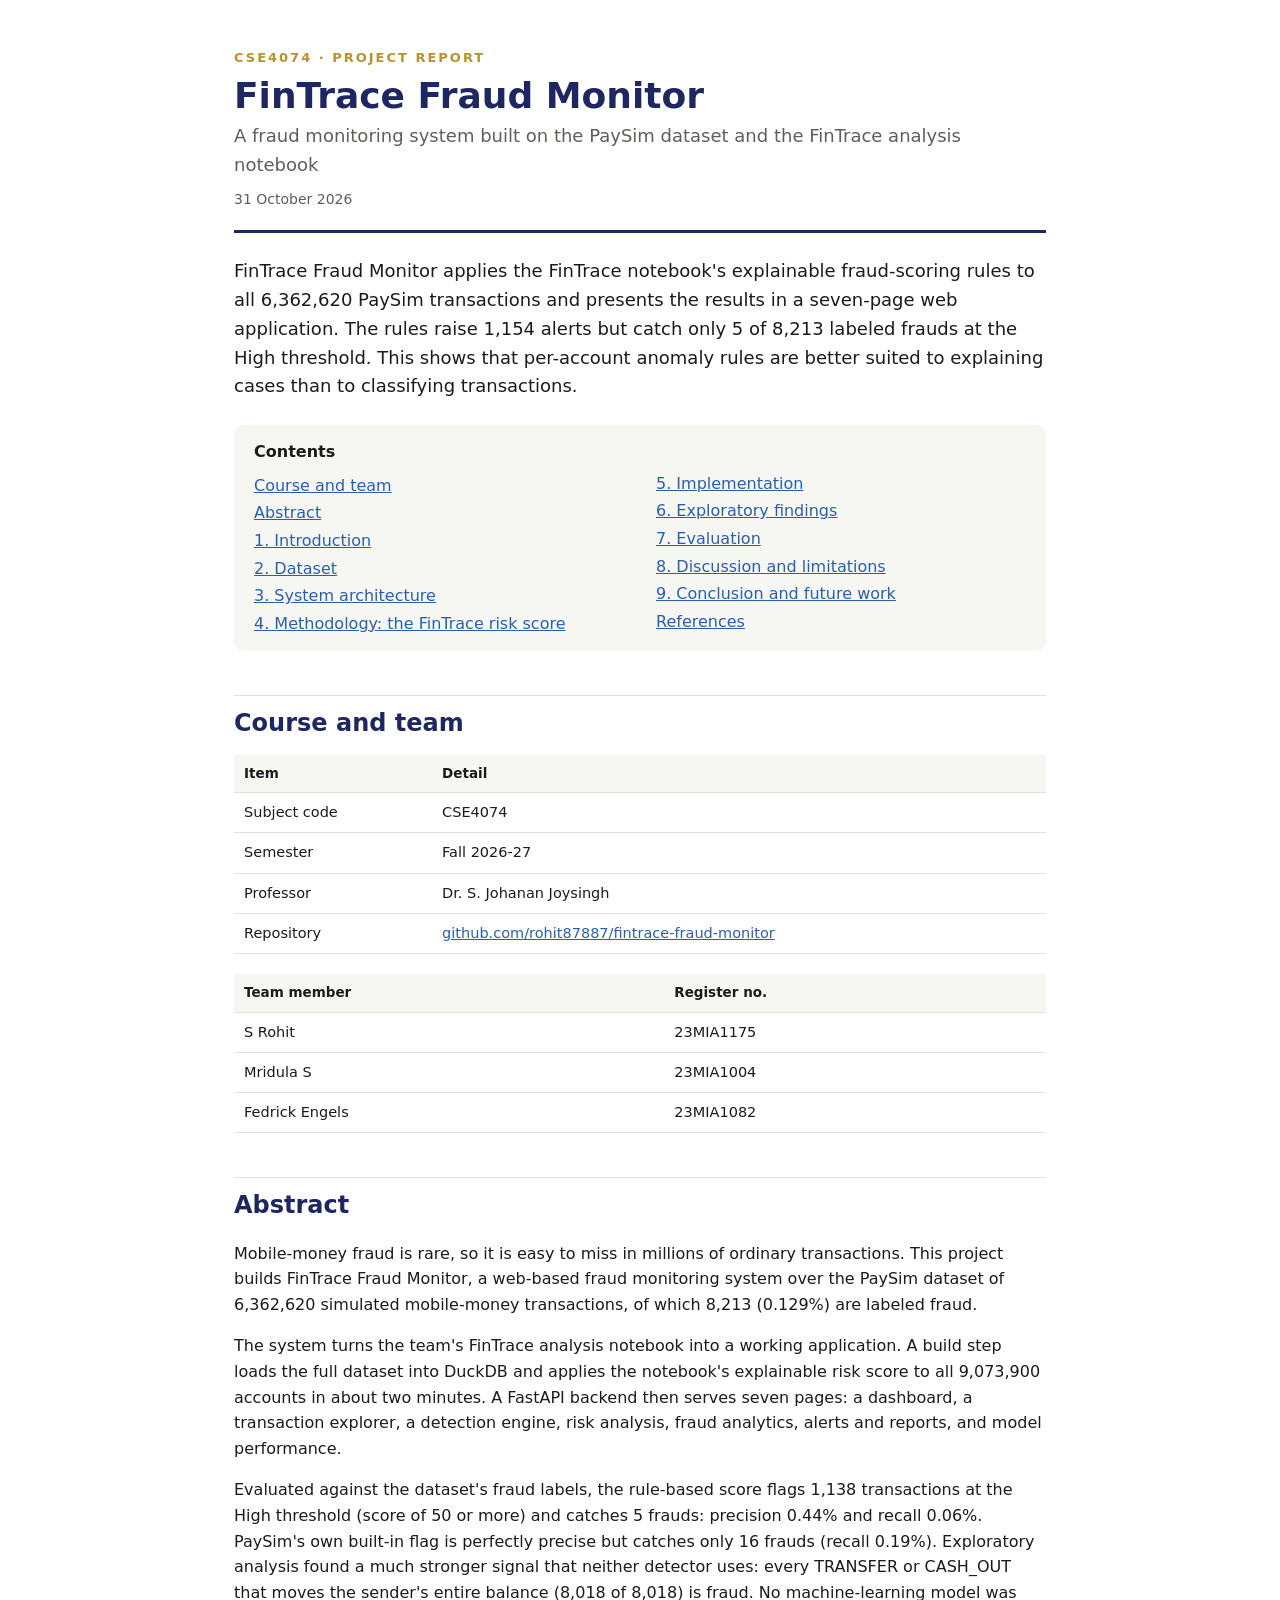
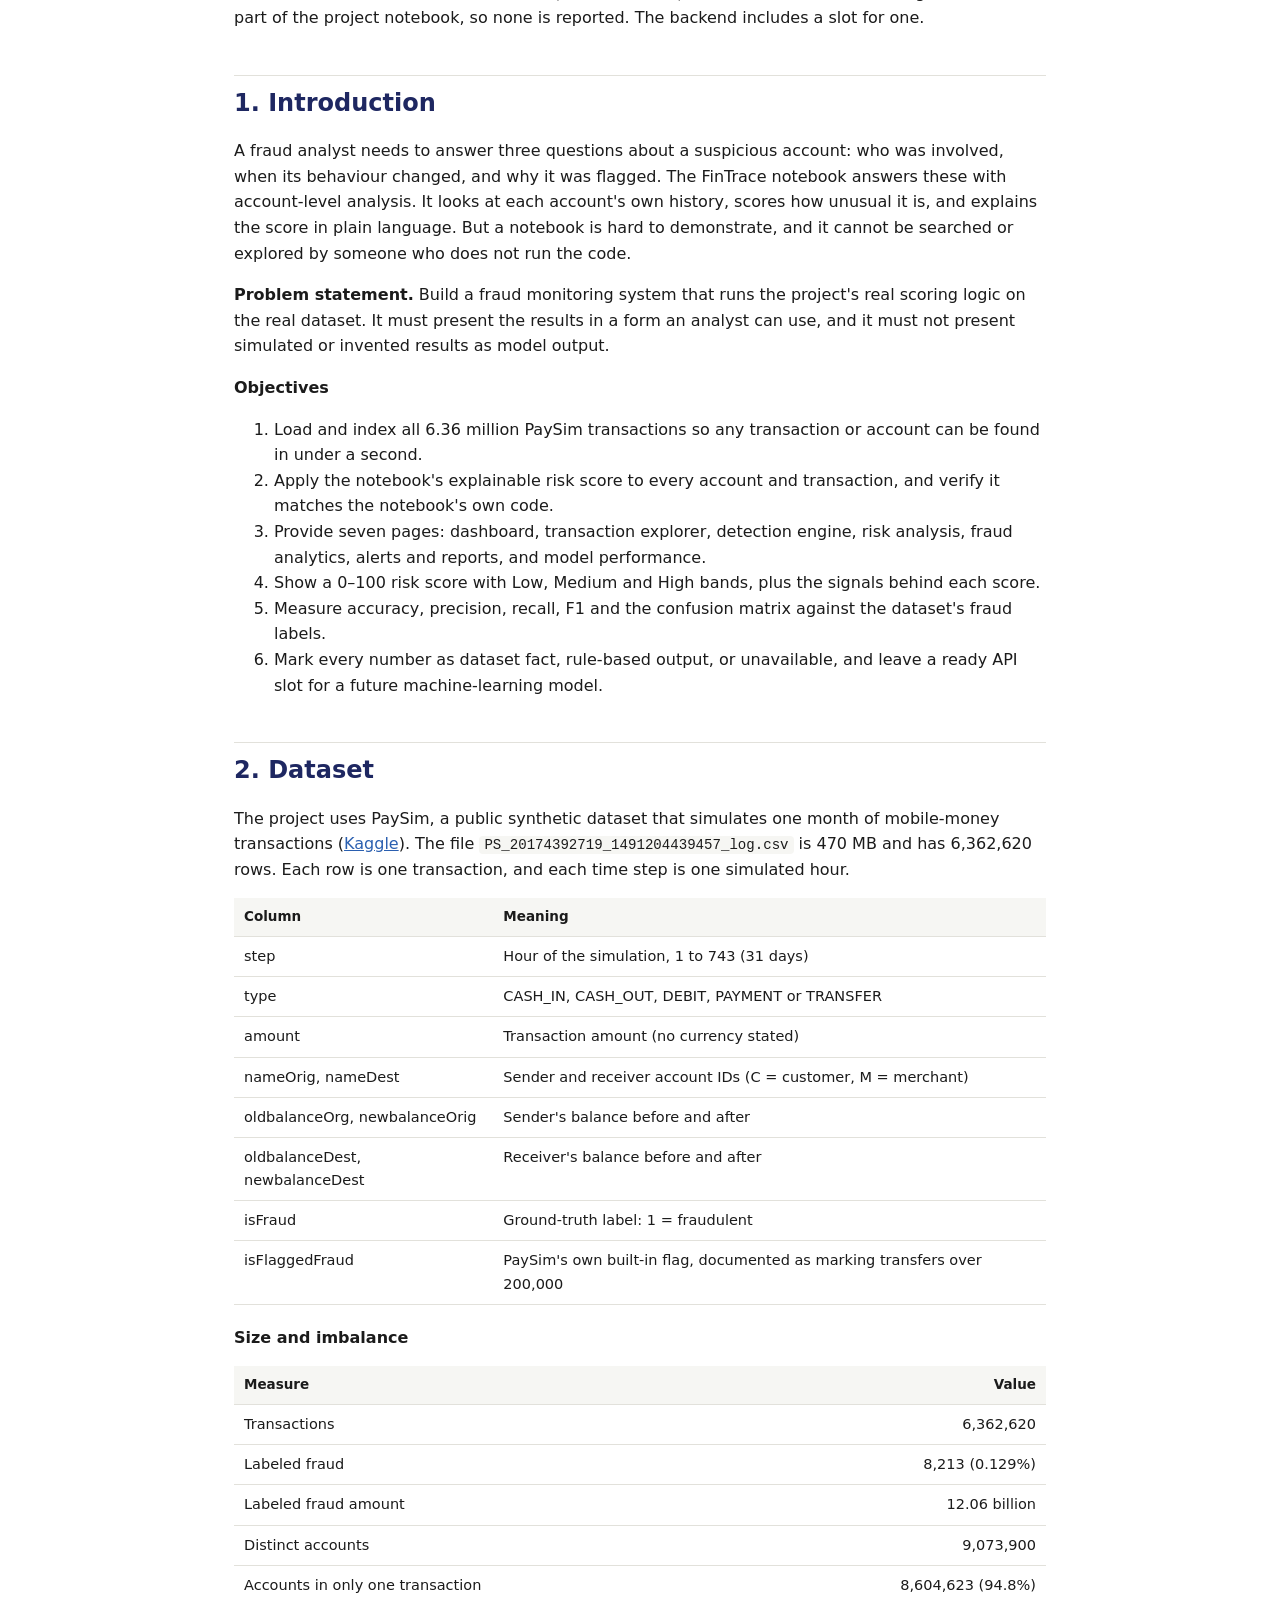
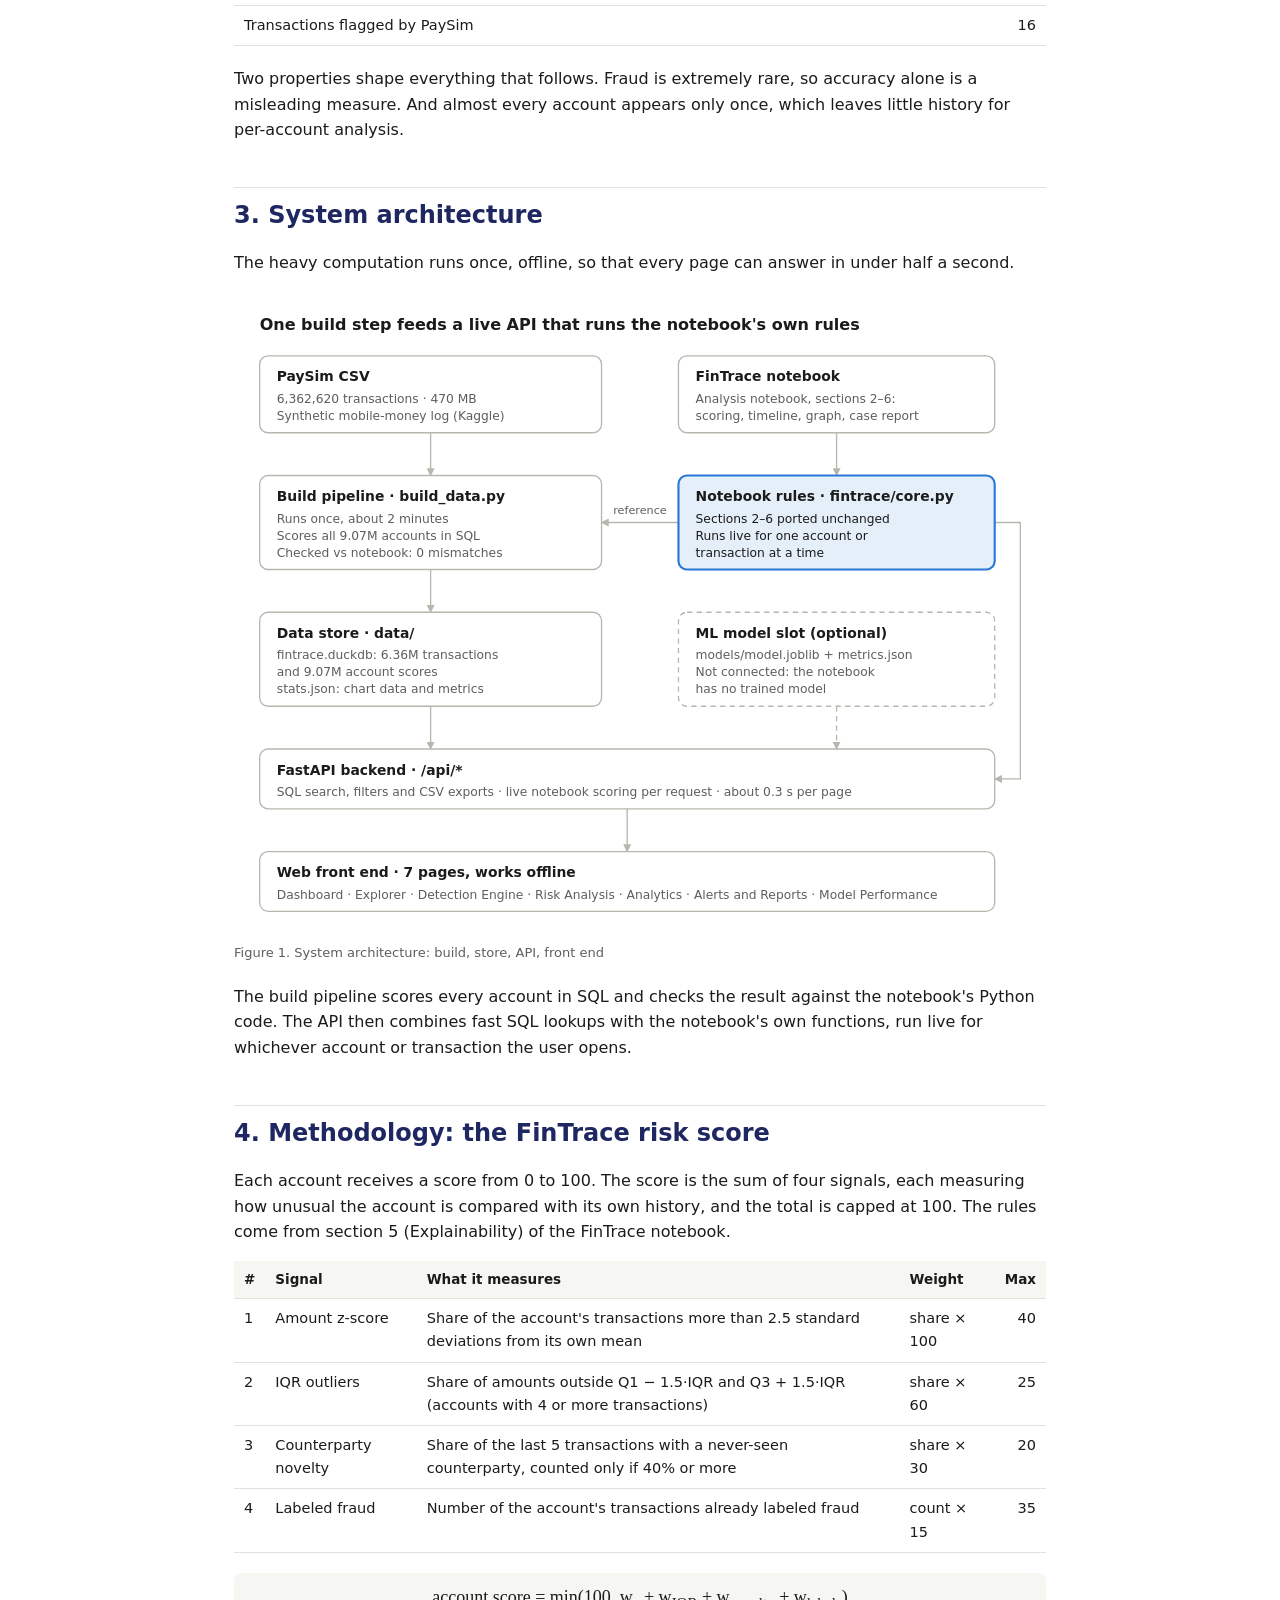
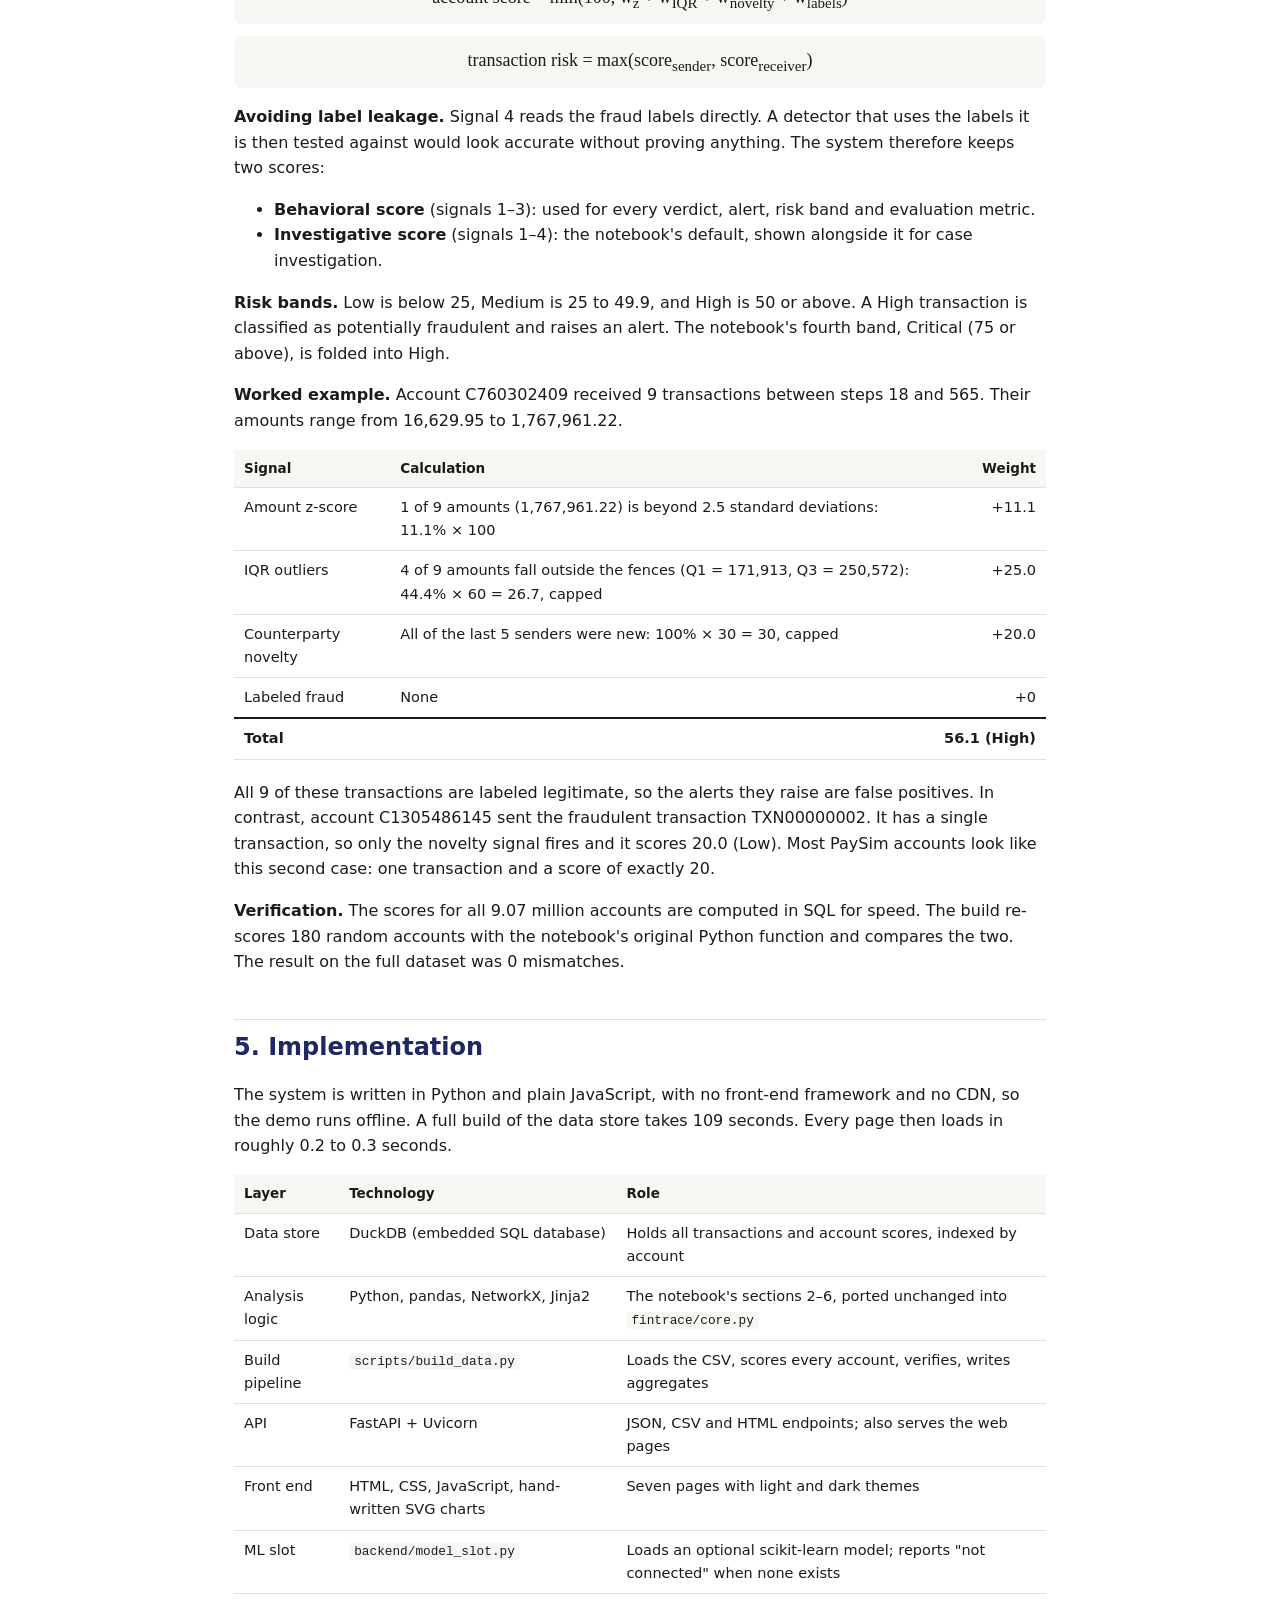
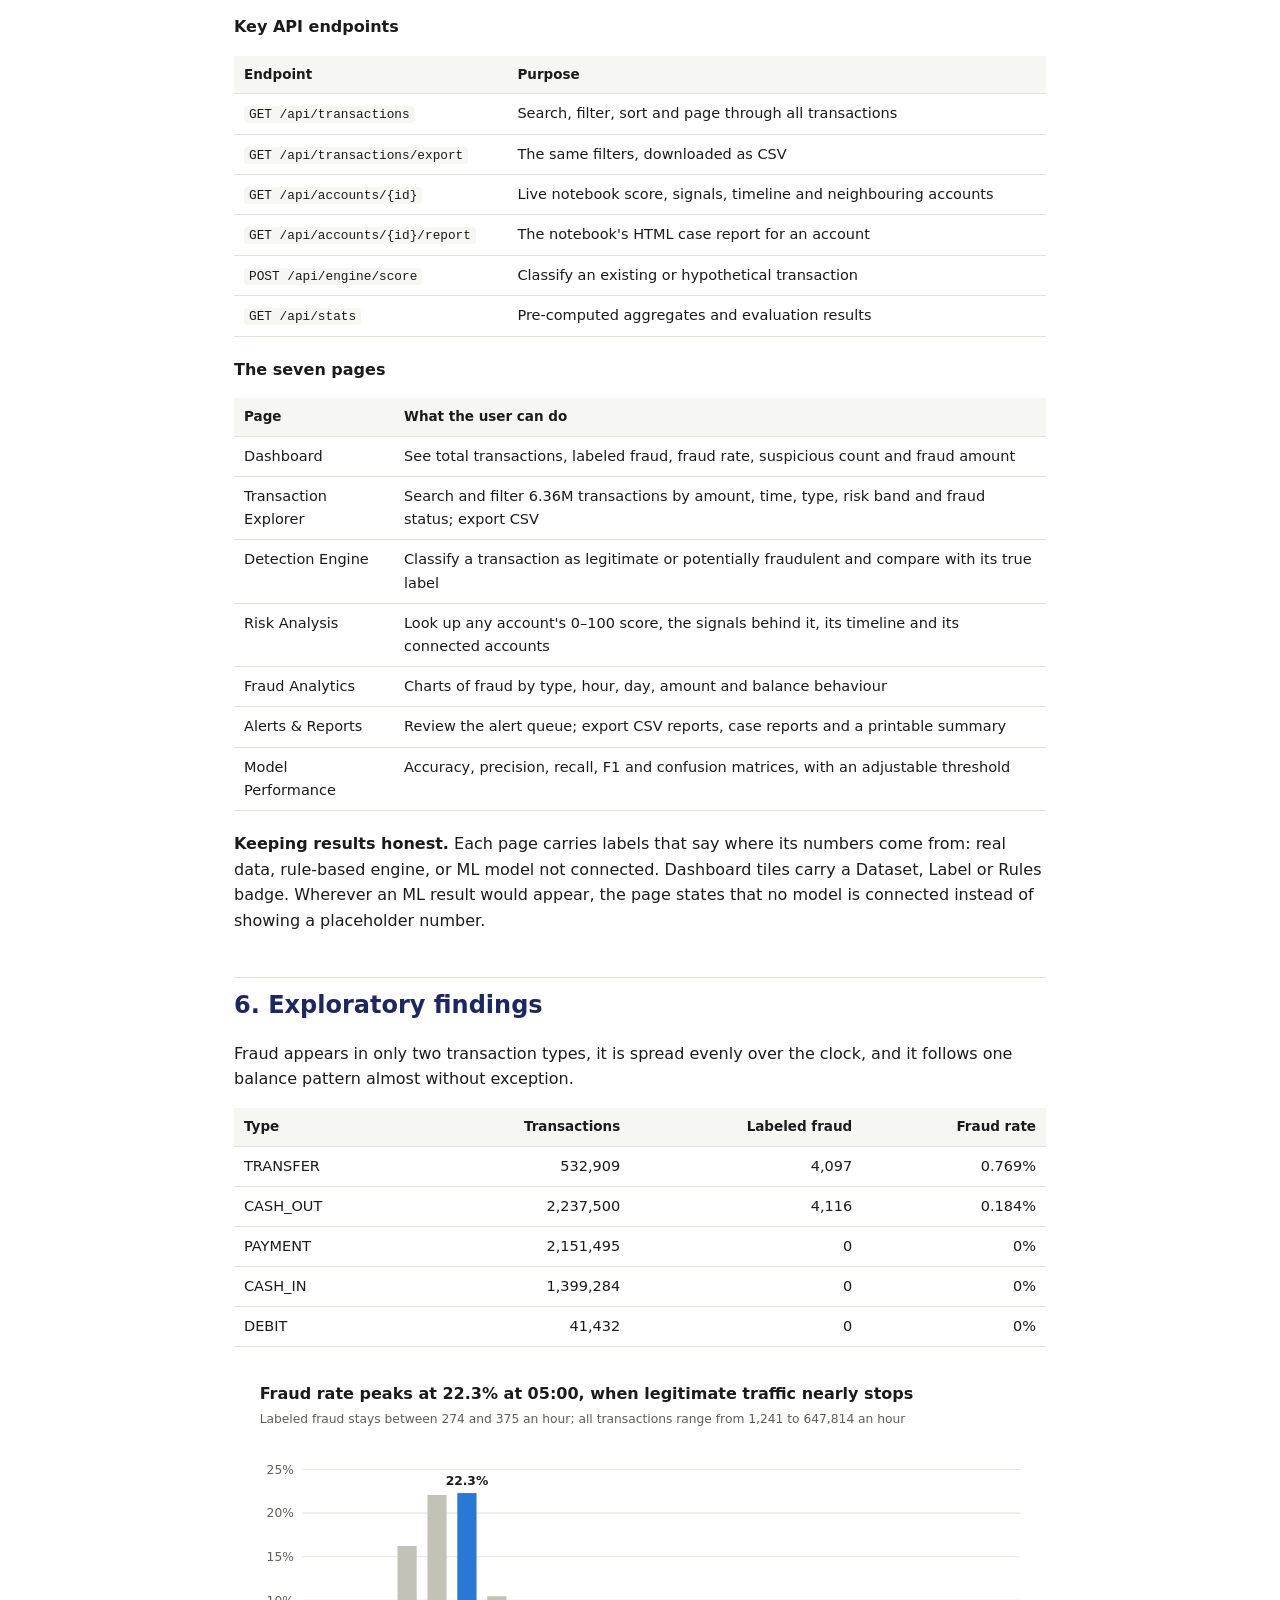
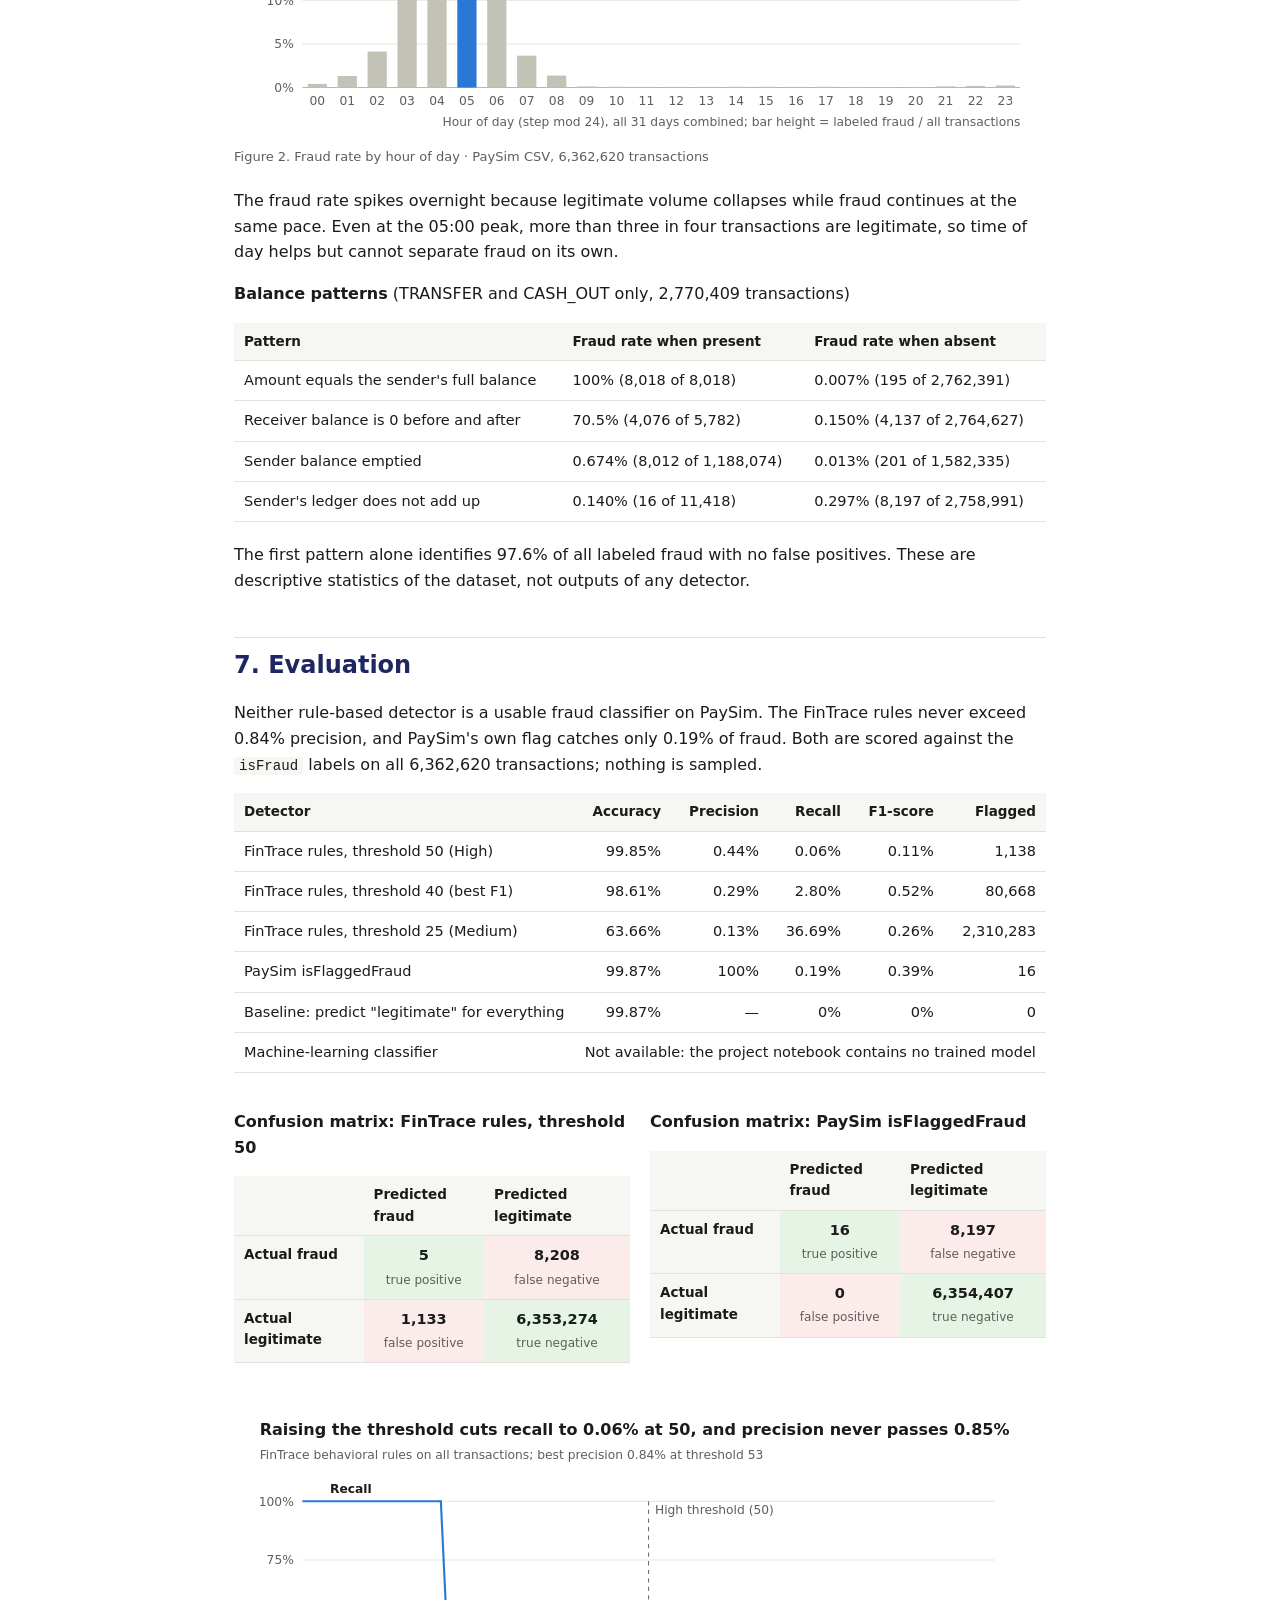
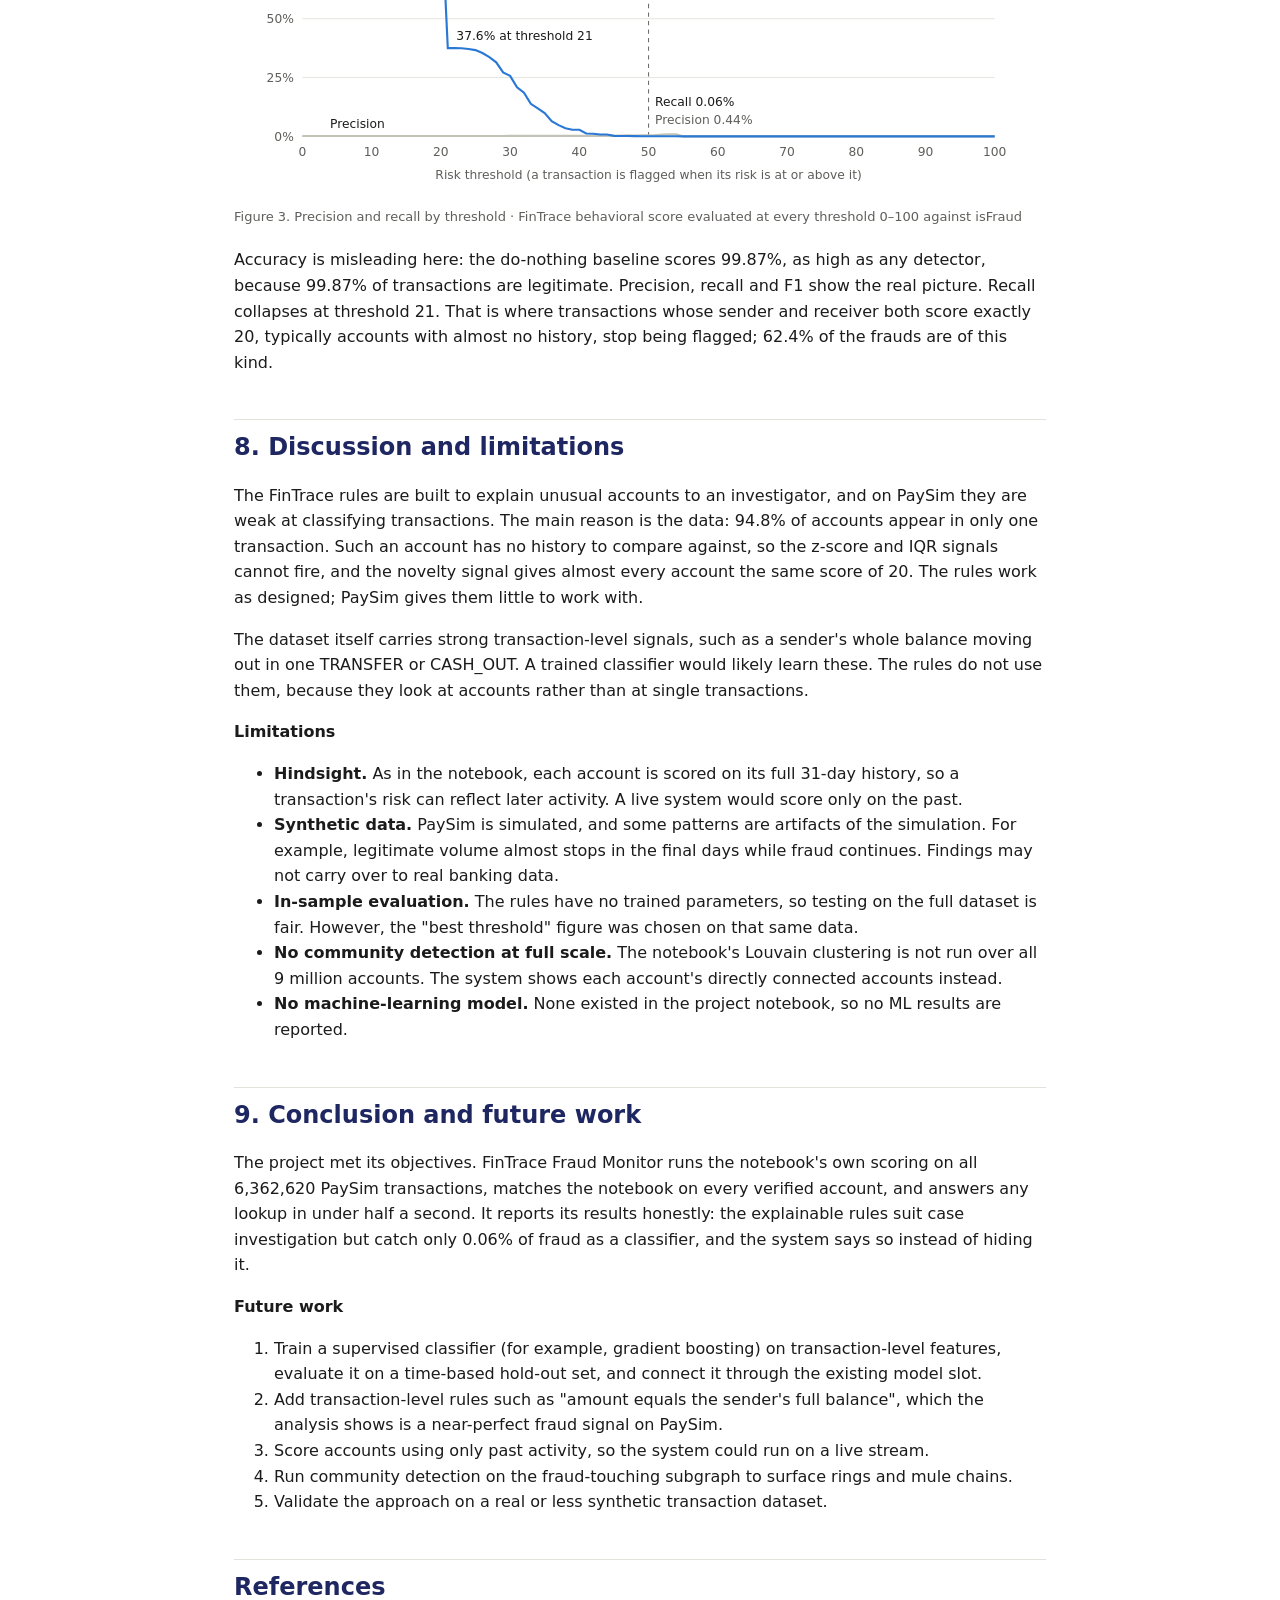
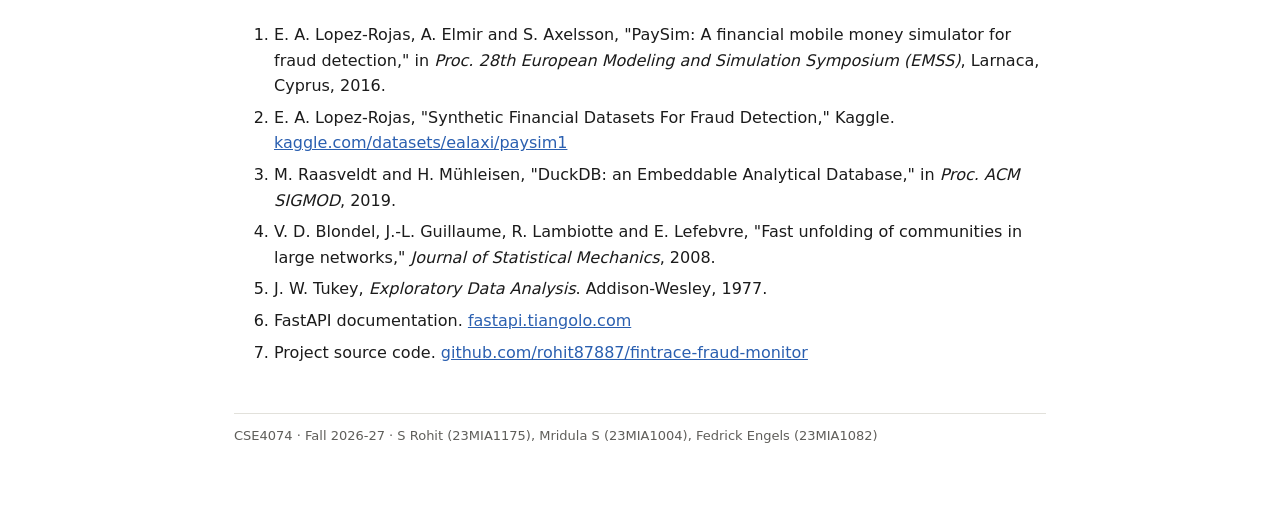
<file: report/FinTrace_Project_Report.html>
<!doctype html>
<html lang="en">
<head>
<meta charset="utf-8">
<meta name="viewport" content="width=device-width, initial-scale=1">
<title>FinTrace Fraud Monitor — Project Report (CSE4074)</title>
<meta name="description" content="CSE4074 project report: FinTrace Fraud Monitor, a fraud monitoring system on the PaySim dataset.">
<style>
:root { --ink: #1b1b1b; --quiet: #5f5e5a; --line: #e2e1db; --soft: #f6f6f3; --navy: #1E2761; --gold: #B8922B; --good: #e5f4e4; --bad: #fbebeb; }
* { box-sizing: border-box; }
html { -webkit-text-size-adjust: 100%; }
body { margin: 0; background: #fff; color: var(--ink); font: 16px/1.6 system-ui, -apple-system, "Segoe UI", Roboto, sans-serif; }
main { max-width: 860px; margin: 0 auto; padding: 48px 24px 80px; }
.cover { border-bottom: 3px solid var(--navy); padding-bottom: 20px; margin-bottom: 24px; }
.eyebrow { color: var(--gold); font-weight: 700; letter-spacing: 2px; text-transform: uppercase; font-size: 13px; }
h1 { font-size: 36px; line-height: 1.15; margin: 6px 0 6px; color: var(--navy); }
.sub { margin: 0; color: var(--quiet); font-size: 18px; }
.date { margin: 8px 0 0; color: var(--quiet); font-size: 14px; }
.lead { font-size: 18px; }
h2 { font-size: 24px; color: var(--navy); margin: 44px 0 12px; padding-top: 8px; border-top: 1px solid var(--line); }
a { color: #2a5fb0; }
code { font-family: ui-monospace, Consolas, monospace; font-size: 0.88em; background: var(--soft); padding: 1px 5px; border-radius: 4px; word-break: break-word; }
.tw { overflow-x: auto; margin: 12px 0 20px; }
table { width: 100%; border-collapse: collapse; font-size: 14.5px; }
th, td { text-align: left; padding: 8px 10px; border-bottom: 1px solid var(--line); vertical-align: top; }
thead th { background: var(--soft); font-weight: 600; font-size: 13.5px; }
.num { text-align: right; font-variant-numeric: tabular-nums; white-space: nowrap; }
tr.total td { font-weight: 700; border-top: 2px solid var(--ink); }
.toc { background: var(--soft); border-radius: 10px; padding: 14px 20px; margin: 24px 0; }
.toc ul { margin: 6px 0 0; padding: 0; list-style: none; columns: 2; column-gap: 32px; }
.toc li { margin: 2px 0; }
.formula { font-family: "Cambria Math", Cambria, Georgia, serif; font-size: 18px; text-align: center; margin: 12px 0; padding: 10px; background: var(--soft); border-radius: 8px; }
figure { margin: 20px 0; }
figure svg { width: 100%; height: auto; display: block; }
figcaption { color: var(--quiet); font-size: 13px; margin-top: 6px; }
.cms { display: grid; grid-template-columns: 1fr 1fr; gap: 20px; }
table.cm td { text-align: center; font-variant-numeric: tabular-nums; font-weight: 600; }
table.cm td small { font-weight: 400; color: var(--quiet); }
table.cm td.ok { background: var(--good); }
table.cm td.bad { background: var(--bad); }
table.cm tbody th { background: var(--soft); font-size: 13.5px; }
.refs li { margin: 6px 0; }
footer { margin-top: 48px; color: var(--quiet); font-size: 13px; border-top: 1px solid var(--line); padding-top: 12px; }
@media (max-width: 640px) {
  main { padding: 28px 16px 60px; }
  h1 { font-size: 28px; }
  .toc ul { columns: 1; }
  .cms { grid-template-columns: 1fr; }
}
@media print {
  main { max-width: none; padding: 0; }
  h2 { break-after: avoid; }
  figure, table, .cms > div { break-inside: avoid; }
  a { color: inherit; text-decoration: none; }
}
</style>
</head>
<body>
<main>

<header class="cover">
  <div class="eyebrow">CSE4074 · Project Report</div>
  <h1>FinTrace Fraud Monitor</h1>
  <p class="sub">A fraud monitoring system built on the PaySim dataset and the FinTrace analysis notebook</p>
  <p class="date">31 October 2026</p>
</header>

<p class="lead">FinTrace Fraud Monitor applies the FinTrace notebook's explainable fraud-scoring rules to all 6,362,620 PaySim transactions and presents the results in a seven-page web application. The rules raise 1,154 alerts but catch only 5 of 8,213 labeled frauds at the High threshold. This shows that per-account anomaly rules are better suited to explaining cases than to classifying transactions.</p>

<nav class="toc"><strong>Contents</strong><ul>
<li><a href="#course">Course and team</a></li><li><a href="#abstract">Abstract</a></li>
<li><a href="#s1">1. Introduction</a></li><li><a href="#s2">2. Dataset</a></li><li><a href="#s3">3. System architecture</a></li>
<li><a href="#s4">4. Methodology: the FinTrace risk score</a></li><li><a href="#s5">5. Implementation</a></li>
<li><a href="#s6">6. Exploratory findings</a></li><li><a href="#s7">7. Evaluation</a></li>
<li><a href="#s8">8. Discussion and limitations</a></li><li><a href="#s9">9. Conclusion and future work</a></li><li><a href="#refs">References</a></li>
</ul></nav>

<h2 id="course">Course and team</h2>
<div class="tw"><table><thead><tr><th>Item</th><th>Detail</th></tr></thead><tbody>
<tr><td>Subject code</td><td>CSE4074</td></tr>
<tr><td>Semester</td><td>Fall 2026-27</td></tr>
<tr><td>Professor</td><td>Dr. S. Johanan Joysingh</td></tr>
<tr><td>Repository</td><td><a href="https://github.com/rohit87887/fintrace-fraud-monitor">github.com/rohit87887/fintrace-fraud-monitor</a></td></tr>
</tbody></table></div>
<div class="tw"><table><thead><tr><th>Team member</th><th>Register no.</th></tr></thead><tbody>
<tr><td>S Rohit</td><td>23MIA1175</td></tr>
<tr><td>Mridula S</td><td>23MIA1004</td></tr>
<tr><td>Fedrick Engels</td><td>23MIA1082</td></tr>
</tbody></table></div>

<h2 id="abstract">Abstract</h2>
<p>Mobile-money fraud is rare, so it is easy to miss in millions of ordinary transactions. This project builds FinTrace Fraud Monitor, a web-based fraud monitoring system over the PaySim dataset of 6,362,620 simulated mobile-money transactions, of which 8,213 (0.129%) are labeled fraud.</p>
<p>The system turns the team's FinTrace analysis notebook into a working application. A build step loads the full dataset into DuckDB and applies the notebook's explainable risk score to all 9,073,900 accounts in about two minutes. A FastAPI backend then serves seven pages: a dashboard, a transaction explorer, a detection engine, risk analysis, fraud analytics, alerts and reports, and model performance.</p>
<p>Evaluated against the dataset's fraud labels, the rule-based score flags 1,138 transactions at the High threshold (score of 50 or more) and catches 5 frauds: precision 0.44% and recall 0.06%. PaySim's own built-in flag is perfectly precise but catches only 16 frauds (recall 0.19%). Exploratory analysis found a much stronger signal that neither detector uses: every TRANSFER or CASH_OUT that moves the sender's entire balance (8,018 of 8,018) is fraud. No machine-learning model was part of the project notebook, so none is reported. The backend includes a slot for one.</p>

<h2 id="s1">1. Introduction</h2>
<p>A fraud analyst needs to answer three questions about a suspicious account: who was involved, when its behaviour changed, and why it was flagged. The FinTrace notebook answers these with account-level analysis. It looks at each account's own history, scores how unusual it is, and explains the score in plain language. But a notebook is hard to demonstrate, and it cannot be searched or explored by someone who does not run the code.</p>
<p><strong>Problem statement.</strong> Build a fraud monitoring system that runs the project's real scoring logic on the real dataset. It must present the results in a form an analyst can use, and it must not present simulated or invented results as model output.</p>
<p><strong>Objectives</strong></p>
<ol>
<li>Load and index all 6.36 million PaySim transactions so any transaction or account can be found in under a second.</li>
<li>Apply the notebook's explainable risk score to every account and transaction, and verify it matches the notebook's own code.</li>
<li>Provide seven pages: dashboard, transaction explorer, detection engine, risk analysis, fraud analytics, alerts and reports, and model performance.</li>
<li>Show a 0–100 risk score with Low, Medium and High bands, plus the signals behind each score.</li>
<li>Measure accuracy, precision, recall, F1 and the confusion matrix against the dataset's fraud labels.</li>
<li>Mark every number as dataset fact, rule-based output, or unavailable, and leave a ready API slot for a future machine-learning model.</li>
</ol>

<h2 id="s2">2. Dataset</h2>
<p>The project uses PaySim, a public synthetic dataset that simulates one month of mobile-money transactions (<a href="https://www.kaggle.com/datasets/ealaxi/paysim1">Kaggle</a>). The file <code>PS_20174392719_1491204439457_log.csv</code> is 470 MB and has 6,362,620 rows. Each row is one transaction, and each time step is one simulated hour.</p>
<div class="tw"><table><thead><tr><th>Column</th><th>Meaning</th></tr></thead><tbody>
<tr><td>step</td><td>Hour of the simulation, 1 to 743 (31 days)</td></tr>
<tr><td>type</td><td>CASH_IN, CASH_OUT, DEBIT, PAYMENT or TRANSFER</td></tr>
<tr><td>amount</td><td>Transaction amount (no currency stated)</td></tr>
<tr><td>nameOrig, nameDest</td><td>Sender and receiver account IDs (C = customer, M = merchant)</td></tr>
<tr><td>oldbalanceOrg, newbalanceOrig</td><td>Sender's balance before and after</td></tr>
<tr><td>oldbalanceDest, newbalanceDest</td><td>Receiver's balance before and after</td></tr>
<tr><td>isFraud</td><td>Ground-truth label: 1 = fraudulent</td></tr>
<tr><td>isFlaggedFraud</td><td>PaySim's own built-in flag, documented as marking transfers over 200,000</td></tr>
</tbody></table></div>
<p><strong>Size and imbalance</strong></p>
<div class="tw"><table><thead><tr><th>Measure</th><th class="num">Value</th></tr></thead><tbody>
<tr><td>Transactions</td><td class="num">6,362,620</td></tr>
<tr><td>Labeled fraud</td><td class="num">8,213 (0.129%)</td></tr>
<tr><td>Labeled fraud amount</td><td class="num">12.06 billion</td></tr>
<tr><td>Distinct accounts</td><td class="num">9,073,900</td></tr>
<tr><td>Accounts in only one transaction</td><td class="num">8,604,623 (94.8%)</td></tr>
<tr><td>Transactions flagged by PaySim</td><td class="num">16</td></tr>
</tbody></table></div>
<p>Two properties shape everything that follows. Fraud is extremely rare, so accuracy alone is a misleading measure. And almost every account appears only once, which leaves little history for per-account analysis.</p>

<h2 id="s3">3. System architecture</h2>
<p>The heavy computation runs once, offline, so that every page can answer in under half a second.</p>
<figure><svg viewBox="0 0 760 600" role="img" aria-label="System architecture" font-family="system-ui, -apple-system, 'Segoe UI', Roboto, sans-serif" font-size="11.5">
<defs><marker id="arch-arrow" viewBox="0 0 10 10" refX="9" refY="5" markerWidth="6" markerHeight="6" orient="auto-start-reverse"><path d="M0 0L10 5L0 10z" fill="#b8b7ae"/></marker></defs>
<text x="24" y="32" font-size="15" font-weight="600" fill="#1b1b1b">One build step feeds a live API that runs the notebook's own rules</text>
<g fill="none" stroke="#b8b7ae" stroke-width="1.25"><path d="M184 128V168" marker-end="url(#arch-arrow)"/><path d="M564 128V168" marker-end="url(#arch-arrow)"/><path d="M416 212H344" marker-end="url(#arch-arrow)"/><path d="M184 256V296" marker-end="url(#arch-arrow)"/><path d="M184 384V424" marker-end="url(#arch-arrow)"/><path d="M712 212H736V452H712" marker-end="url(#arch-arrow)"/><path d="M368 480V520" marker-end="url(#arch-arrow)"/><path d="M564 384V424" stroke-dasharray="5 4" marker-end="url(#arch-arrow)"/></g>
<text x="380" y="204" text-anchor="middle" font-size="10.5" fill="#5f5e5a">reference</text>
<rect x="24" y="56" width="320" height="72" rx="8" fill="none" stroke="#b8b7ae" stroke-width="1.25"/><text x="40" y="80" font-size="13" font-weight="600" fill="#1b1b1b">PaySim CSV</text><text x="40" y="100" fill="#5f5e5a">6,362,620 transactions · 470 MB</text><text x="40" y="116" fill="#5f5e5a">Synthetic mobile-money log (Kaggle)</text>
<rect x="416" y="56" width="296" height="72" rx="8" fill="none" stroke="#b8b7ae" stroke-width="1.25"/><text x="432" y="80" font-size="13" font-weight="600" fill="#1b1b1b">FinTrace notebook</text><text x="432" y="100" fill="#5f5e5a">Analysis notebook, sections 2–6:</text><text x="432" y="116" fill="#5f5e5a">scoring, timeline, graph, case report</text>
<rect x="24" y="168" width="320" height="88" rx="8" fill="none" stroke="#b8b7ae" stroke-width="1.25"/><text x="40" y="192" font-size="13" font-weight="600" fill="#1b1b1b">Build pipeline · build_data.py</text><text x="40" y="212" fill="#5f5e5a">Runs once, about 2 minutes</text><text x="40" y="228" fill="#5f5e5a">Scores all 9.07M accounts in SQL</text><text x="40" y="244" fill="#5f5e5a">Checked vs notebook: 0 mismatches</text>
<rect x="416" y="168" width="296" height="88" rx="8" fill="#2a78d6" fill-opacity="0.12" stroke="#2a78d6" stroke-width="2"/><text x="432" y="192" font-size="13" font-weight="600" fill="#1b1b1b">Notebook rules · fintrace/core.py</text><text x="432" y="212" fill="#1b1b1b">Sections 2–6 ported unchanged</text><text x="432" y="228" fill="#1b1b1b">Runs live for one account or</text><text x="432" y="244" fill="#1b1b1b">transaction at a time</text>
<rect x="24" y="296" width="320" height="88" rx="8" fill="none" stroke="#b8b7ae" stroke-width="1.25"/><text x="40" y="320" font-size="13" font-weight="600" fill="#1b1b1b">Data store · data/</text><text x="40" y="340" fill="#5f5e5a">fintrace.duckdb: 6.36M transactions</text><text x="40" y="356" fill="#5f5e5a">and 9.07M account scores</text><text x="40" y="372" fill="#5f5e5a">stats.json: chart data and metrics</text>
<rect x="416" y="296" width="296" height="88" rx="8" fill="none" stroke="#b8b7ae" stroke-width="1.25" stroke-dasharray="5 4"/><text x="432" y="320" font-size="13" font-weight="600" fill="#1b1b1b">ML model slot (optional)</text><text x="432" y="340" fill="#5f5e5a">models/model.joblib + metrics.json</text><text x="432" y="356" fill="#5f5e5a">Not connected: the notebook</text><text x="432" y="372" fill="#5f5e5a">has no trained model</text>
<rect x="24" y="424" width="688" height="56" rx="8" fill="none" stroke="#b8b7ae" stroke-width="1.25"/><text x="40" y="448" font-size="13" font-weight="600" fill="#1b1b1b">FastAPI backend · /api/*</text><text x="40" y="468" fill="#5f5e5a">SQL search, filters and CSV exports · live notebook scoring per request · about 0.3 s per page</text>
<rect x="24" y="520" width="688" height="56" rx="8" fill="none" stroke="#b8b7ae" stroke-width="1.25"/><text x="40" y="544" font-size="13" font-weight="600" fill="#1b1b1b">Web front end · 7 pages, works offline</text><text x="40" y="564" fill="#5f5e5a">Dashboard · Explorer · Detection Engine · Risk Analysis · Analytics · Alerts and Reports · Model Performance</text>
</svg><figcaption>Figure 1. System architecture: build, store, API, front end</figcaption></figure>
<p>The build pipeline scores every account in SQL and checks the result against the notebook's Python code. The API then combines fast SQL lookups with the notebook's own functions, run live for whichever account or transaction the user opens.</p>

<h2 id="s4">4. Methodology: the FinTrace risk score</h2>
<p>Each account receives a score from 0 to 100. The score is the sum of four signals, each measuring how unusual the account is compared with its own history, and the total is capped at 100. The rules come from section 5 (Explainability) of the FinTrace notebook.</p>
<div class="tw"><table><thead><tr><th>#</th><th>Signal</th><th>What it measures</th><th>Weight</th><th class="num">Max</th></tr></thead><tbody>
<tr><td>1</td><td>Amount z-score</td><td>Share of the account's transactions more than 2.5 standard deviations from its own mean</td><td>share × 100</td><td class="num">40</td></tr>
<tr><td>2</td><td>IQR outliers</td><td>Share of amounts outside Q1 − 1.5·IQR and Q3 + 1.5·IQR (accounts with 4 or more transactions)</td><td>share × 60</td><td class="num">25</td></tr>
<tr><td>3</td><td>Counterparty novelty</td><td>Share of the last 5 transactions with a never-seen counterparty, counted only if 40% or more</td><td>share × 30</td><td class="num">20</td></tr>
<tr><td>4</td><td>Labeled fraud</td><td>Number of the account's transactions already labeled fraud</td><td>count × 15</td><td class="num">35</td></tr>
</tbody></table></div>
<div class="formula">account score = min(100, w<sub>z</sub> + w<sub>IQR</sub> + w<sub>novelty</sub> + w<sub>labels</sub>)</div>
<div class="formula">transaction risk = max(score<sub>sender</sub>, score<sub>receiver</sub>)</div>
<p><strong>Avoiding label leakage.</strong> Signal 4 reads the fraud labels directly. A detector that uses the labels it is then tested against would look accurate without proving anything. The system therefore keeps two scores:</p>
<ul>
<li><strong>Behavioral score</strong> (signals 1–3): used for every verdict, alert, risk band and evaluation metric.</li>
<li><strong>Investigative score</strong> (signals 1–4): the notebook's default, shown alongside it for case investigation.</li>
</ul>
<p><strong>Risk bands.</strong> Low is below 25, Medium is 25 to 49.9, and High is 50 or above. A High transaction is classified as potentially fraudulent and raises an alert. The notebook's fourth band, Critical (75 or above), is folded into High.</p>
<p><strong>Worked example.</strong> Account C760302409 received 9 transactions between steps 18 and 565. Their amounts range from 16,629.95 to 1,767,961.22.</p>
<div class="tw"><table><thead><tr><th>Signal</th><th>Calculation</th><th class="num">Weight</th></tr></thead><tbody>
<tr><td>Amount z-score</td><td>1 of 9 amounts (1,767,961.22) is beyond 2.5 standard deviations: 11.1% × 100</td><td class="num">+11.1</td></tr>
<tr><td>IQR outliers</td><td>4 of 9 amounts fall outside the fences (Q1 = 171,913, Q3 = 250,572): 44.4% × 60 = 26.7, capped</td><td class="num">+25.0</td></tr>
<tr><td>Counterparty novelty</td><td>All of the last 5 senders were new: 100% × 30 = 30, capped</td><td class="num">+20.0</td></tr>
<tr><td>Labeled fraud</td><td>None</td><td class="num">+0</td></tr>
<tr class="total"><td>Total</td><td></td><td class="num">56.1 (High)</td></tr>
</tbody></table></div>
<p>All 9 of these transactions are labeled legitimate, so the alerts they raise are false positives. In contrast, account C1305486145 sent the fraudulent transaction TXN00000002. It has a single transaction, so only the novelty signal fires and it scores 20.0 (Low). Most PaySim accounts look like this second case: one transaction and a score of exactly 20.</p>
<p><strong>Verification.</strong> The scores for all 9.07 million accounts are computed in SQL for speed. The build re-scores 180 random accounts with the notebook's original Python function and compares the two. The result on the full dataset was 0 mismatches.</p>

<h2 id="s5">5. Implementation</h2>
<p>The system is written in Python and plain JavaScript, with no front-end framework and no CDN, so the demo runs offline. A full build of the data store takes 109 seconds. Every page then loads in roughly 0.2 to 0.3 seconds.</p>
<div class="tw"><table><thead><tr><th>Layer</th><th>Technology</th><th>Role</th></tr></thead><tbody>
<tr><td>Data store</td><td>DuckDB (embedded SQL database)</td><td>Holds all transactions and account scores, indexed by account</td></tr>
<tr><td>Analysis logic</td><td>Python, pandas, NetworkX, Jinja2</td><td>The notebook's sections 2–6, ported unchanged into <code>fintrace/core.py</code></td></tr>
<tr><td>Build pipeline</td><td><code>scripts/build_data.py</code></td><td>Loads the CSV, scores every account, verifies, writes aggregates</td></tr>
<tr><td>API</td><td>FastAPI + Uvicorn</td><td>JSON, CSV and HTML endpoints; also serves the web pages</td></tr>
<tr><td>Front end</td><td>HTML, CSS, JavaScript, hand-written SVG charts</td><td>Seven pages with light and dark themes</td></tr>
<tr><td>ML slot</td><td><code>backend/model_slot.py</code></td><td>Loads an optional scikit-learn model; reports "not connected" when none exists</td></tr>
</tbody></table></div>
<p><strong>Key API endpoints</strong></p>
<div class="tw"><table><thead><tr><th>Endpoint</th><th>Purpose</th></tr></thead><tbody>
<tr><td><code>GET /api/transactions</code></td><td>Search, filter, sort and page through all transactions</td></tr>
<tr><td><code>GET /api/transactions/export</code></td><td>The same filters, downloaded as CSV</td></tr>
<tr><td><code>GET /api/accounts/{id}</code></td><td>Live notebook score, signals, timeline and neighbouring accounts</td></tr>
<tr><td><code>GET /api/accounts/{id}/report</code></td><td>The notebook's HTML case report for an account</td></tr>
<tr><td><code>POST /api/engine/score</code></td><td>Classify an existing or hypothetical transaction</td></tr>
<tr><td><code>GET /api/stats</code></td><td>Pre-computed aggregates and evaluation results</td></tr>
</tbody></table></div>
<p><strong>The seven pages</strong></p>
<div class="tw"><table><thead><tr><th>Page</th><th>What the user can do</th></tr></thead><tbody>
<tr><td>Dashboard</td><td>See total transactions, labeled fraud, fraud rate, suspicious count and fraud amount</td></tr>
<tr><td>Transaction Explorer</td><td>Search and filter 6.36M transactions by amount, time, type, risk band and fraud status; export CSV</td></tr>
<tr><td>Detection Engine</td><td>Classify a transaction as legitimate or potentially fraudulent and compare with its true label</td></tr>
<tr><td>Risk Analysis</td><td>Look up any account's 0–100 score, the signals behind it, its timeline and its connected accounts</td></tr>
<tr><td>Fraud Analytics</td><td>Charts of fraud by type, hour, day, amount and balance behaviour</td></tr>
<tr><td>Alerts &amp; Reports</td><td>Review the alert queue; export CSV reports, case reports and a printable summary</td></tr>
<tr><td>Model Performance</td><td>Accuracy, precision, recall, F1 and confusion matrices, with an adjustable threshold</td></tr>
</tbody></table></div>
<p><strong>Keeping results honest.</strong> Each page carries labels that say where its numbers come from: real data, rule-based engine, or ML model not connected. Dashboard tiles carry a Dataset, Label or Rules badge. Wherever an ML result would appear, the page states that no model is connected instead of showing a placeholder number.</p>

<h2 id="s6">6. Exploratory findings</h2>
<p>Fraud appears in only two transaction types, it is spread evenly over the clock, and it follows one balance pattern almost without exception.</p>
<div class="tw"><table><thead><tr><th>Type</th><th class="num">Transactions</th><th class="num">Labeled fraud</th><th class="num">Fraud rate</th></tr></thead><tbody>
<tr><td>TRANSFER</td><td class="num">532,909</td><td class="num">4,097</td><td class="num">0.769%</td></tr>
<tr><td>CASH_OUT</td><td class="num">2,237,500</td><td class="num">4,116</td><td class="num">0.184%</td></tr>
<tr><td>PAYMENT</td><td class="num">2,151,495</td><td class="num">0</td><td class="num">0%</td></tr>
<tr><td>CASH_IN</td><td class="num">1,399,284</td><td class="num">0</td><td class="num">0%</td></tr>
<tr><td>DEBIT</td><td class="num">41,432</td><td class="num">0</td><td class="num">0%</td></tr>
</tbody></table></div>
<figure><svg viewBox="0 0 760 350" role="img" aria-label="Fraud rate by hour of day" font-family="system-ui, -apple-system, 'Segoe UI', Roboto, sans-serif" font-size="11.5">
<text x="24" y="30" font-size="15" font-weight="600" fill="#1b1b1b">Fraud rate peaks at 22.3% at 05:00, when legitimate traffic nearly stops</text>
<text x="24" y="52" fill="#5f5e5a">Labeled fraud stays between 274 and 375 an hour; all transactions range from 1,241 to 647,814 an hour</text>
<line x1="64" x2="736" y1="300.0" y2="300.0" stroke="#b8b7ae"/><text x="56" y="304.0" text-anchor="end" fill="#5f5e5a">0%</text><line x1="64" x2="736" y1="259.2" y2="259.2" stroke="#e6e5df"/><text x="56" y="263.2" text-anchor="end" fill="#5f5e5a">5%</text><line x1="64" x2="736" y1="218.4" y2="218.4" stroke="#e6e5df"/><text x="56" y="222.4" text-anchor="end" fill="#5f5e5a">10%</text><line x1="64" x2="736" y1="177.6" y2="177.6" stroke="#e6e5df"/><text x="56" y="181.6" text-anchor="end" fill="#5f5e5a">15%</text><line x1="64" x2="736" y1="136.8" y2="136.8" stroke="#e6e5df"/><text x="56" y="140.8" text-anchor="end" fill="#5f5e5a">20%</text><line x1="64" x2="736" y1="96.0" y2="96.0" stroke="#e6e5df"/><text x="56" y="100.0" text-anchor="end" fill="#5f5e5a">25%</text><rect x="69.0" y="296.6" width="18" height="3.4" fill="#c3c2b7"><title>00:00: 0.4% fraud (300 of 71,587 transactions)</title></rect><text x="78.0" y="316" text-anchor="middle" fill="#5f5e5a">00</text><rect x="97.0" y="289.2" width="18" height="10.8" fill="#c3c2b7"><title>01:00: 1.3% fraud (358 of 27,111 transactions)</title></rect><text x="106.0" y="316" text-anchor="middle" fill="#5f5e5a">01</text><rect x="125.0" y="266.3" width="18" height="33.7" fill="#c3c2b7"><title>02:00: 4.1% fraud (372 of 9,018 transactions)</title></rect><text x="134.0" y="316" text-anchor="middle" fill="#5f5e5a">02</text><rect x="153.0" y="167.5" width="18" height="132.5" fill="#c3c2b7"><title>03:00: 16.2% fraud (326 of 2,007 transactions)</title></rect><text x="162.0" y="316" text-anchor="middle" fill="#5f5e5a">03</text><rect x="181.0" y="119.8" width="18" height="180.2" fill="#c3c2b7"><title>04:00: 22.1% fraud (274 of 1,241 transactions)</title></rect><text x="190.0" y="316" text-anchor="middle" fill="#5f5e5a">04</text><rect x="209.0" y="118.0" width="18" height="182.0" fill="#2a78d6"><title>05:00: 22.3% fraud (366 of 1,641 transactions)</title></rect><text x="218.0" y="316" text-anchor="middle" fill="#5f5e5a">05</text><rect x="237.0" y="214.6" width="18" height="85.4" fill="#c3c2b7"><title>06:00: 10.5% fraud (358 of 3,420 transactions)</title></rect><text x="246.0" y="316" text-anchor="middle" fill="#5f5e5a">06</text><rect x="265.0" y="270.2" width="18" height="29.8" fill="#c3c2b7"><title>07:00: 3.6% fraud (328 of 8,988 transactions)</title></rect><text x="274.0" y="316" text-anchor="middle" fill="#5f5e5a">07</text><rect x="293.0" y="288.8" width="18" height="11.2" fill="#c3c2b7"><title>08:00: 1.4% fraud (368 of 26,915 transactions)</title></rect><text x="302.0" y="316" text-anchor="middle" fill="#5f5e5a">08</text><rect x="321.0" y="299.0" width="18" height="1.0" fill="#c3c2b7"><title>09:00: 0.1% fraud (341 of 283,518 transactions)</title></rect><text x="330.0" y="316" text-anchor="middle" fill="#5f5e5a">09</text><rect x="349.0" y="299.3" width="18" height="0.7" fill="#c3c2b7"><title>10:00: 0.1% fraud (375 of 425,729 transactions)</title></rect><text x="358.0" y="316" text-anchor="middle" fill="#5f5e5a">10</text><rect x="377.0" y="299.4" width="18" height="0.6" fill="#c3c2b7"><title>11:00: 0.1% fraud (324 of 445,992 transactions)</title></rect><text x="386.0" y="316" text-anchor="middle" fill="#5f5e5a">11</text><rect x="405.0" y="299.4" width="18" height="0.6" fill="#c3c2b7"><title>12:00: 0.1% fraud (339 of 483,418 transactions)</title></rect><text x="414.0" y="316" text-anchor="middle" fill="#5f5e5a">12</text><rect x="433.0" y="299.4" width="18" height="0.6" fill="#c3c2b7"><title>13:00: 0.1% fraud (346 of 468,474 transactions)</title></rect><text x="442.0" y="316" text-anchor="middle" fill="#5f5e5a">13</text><rect x="461.0" y="299.3" width="18" height="0.7" fill="#c3c2b7"><title>14:00: 0.1% fraud (353 of 439,653 transactions)</title></rect><text x="470.0" y="316" text-anchor="middle" fill="#5f5e5a">14</text><rect x="489.0" y="299.3" width="18" height="0.7" fill="#c3c2b7"><title>15:00: 0.1% fraud (341 of 416,686 transactions)</title></rect><text x="498.0" y="316" text-anchor="middle" fill="#5f5e5a">15</text><rect x="517.0" y="299.4" width="18" height="0.6" fill="#c3c2b7"><title>16:00: 0.1% fraud (345 of 441,612 transactions)</title></rect><text x="526.0" y="316" text-anchor="middle" fill="#5f5e5a">16</text><rect x="545.0" y="299.3" width="18" height="0.7" fill="#c3c2b7"><title>17:00: 0.1% fraud (353 of 439,941 transactions)</title></rect><text x="554.0" y="316" text-anchor="middle" fill="#5f5e5a">17</text><rect x="573.0" y="299.5" width="18" height="0.5" fill="#c3c2b7"><title>18:00: 0.1% fraud (343 of 580,509 transactions)</title></rect><text x="582.0" y="316" text-anchor="middle" fill="#5f5e5a">18</text><rect x="601.0" y="299.6" width="18" height="0.4" fill="#c3c2b7"><title>19:00: 0.1% fraud (342 of 647,814 transactions)</title></rect><text x="610.0" y="316" text-anchor="middle" fill="#5f5e5a">19</text><rect x="629.0" y="299.5" width="18" height="0.5" fill="#c3c2b7"><title>20:00: 0.1% fraud (340 of 553,728 transactions)</title></rect><text x="638.0" y="316" text-anchor="middle" fill="#5f5e5a">20</text><rect x="657.0" y="298.9" width="18" height="1.1" fill="#c3c2b7"><title>21:00: 0.1% fraud (347 of 247,806 transactions)</title></rect><text x="666.0" y="316" text-anchor="middle" fill="#5f5e5a">21</text><rect x="685.0" y="298.5" width="18" height="1.5" fill="#c3c2b7"><title>22:00: 0.2% fraud (351 of 194,555 transactions)</title></rect><text x="694.0" y="316" text-anchor="middle" fill="#5f5e5a">22</text><rect x="713.0" y="298.1" width="18" height="1.9" fill="#c3c2b7"><title>23:00: 0.2% fraud (323 of 141,257 transactions)</title></rect><text x="722.0" y="316" text-anchor="middle" fill="#5f5e5a">23</text><text x="218.0" y="110.0" text-anchor="middle" font-weight="600" fill="#1b1b1b">22.3%</text>
<text x="736" y="336" text-anchor="end" fill="#5f5e5a">Hour of day (step mod 24), all 31 days combined; bar height = labeled fraud / all transactions</text>
</svg><figcaption>Figure 2. Fraud rate by hour of day · PaySim CSV, 6,362,620 transactions</figcaption></figure>
<p>The fraud rate spikes overnight because legitimate volume collapses while fraud continues at the same pace. Even at the 05:00 peak, more than three in four transactions are legitimate, so time of day helps but cannot separate fraud on its own.</p>
<p><strong>Balance patterns</strong> (TRANSFER and CASH_OUT only, 2,770,409 transactions)</p>
<div class="tw"><table><thead><tr><th>Pattern</th><th>Fraud rate when present</th><th>Fraud rate when absent</th></tr></thead><tbody>
<tr><td>Amount equals the sender's full balance</td><td>100% (8,018 of 8,018)</td><td>0.007% (195 of 2,762,391)</td></tr>
<tr><td>Receiver balance is 0 before and after</td><td>70.5% (4,076 of 5,782)</td><td>0.150% (4,137 of 2,764,627)</td></tr>
<tr><td>Sender balance emptied</td><td>0.674% (8,012 of 1,188,074)</td><td>0.013% (201 of 1,582,335)</td></tr>
<tr><td>Sender's ledger does not add up</td><td>0.140% (16 of 11,418)</td><td>0.297% (8,197 of 2,758,991)</td></tr>
</tbody></table></div>
<p>The first pattern alone identifies 97.6% of all labeled fraud with no false positives. These are descriptive statistics of the dataset, not outputs of any detector.</p>

<h2 id="s7">7. Evaluation</h2>
<p>Neither rule-based detector is a usable fraud classifier on PaySim. The FinTrace rules never exceed 0.84% precision, and PaySim's own flag catches only 0.19% of fraud. Both are scored against the <code>isFraud</code> labels on all 6,362,620 transactions; nothing is sampled.</p>
<div class="tw"><table><thead><tr><th>Detector</th><th class="num">Accuracy</th><th class="num">Precision</th><th class="num">Recall</th><th class="num">F1-score</th><th class="num">Flagged</th></tr></thead><tbody>
<tr><td>FinTrace rules, threshold 50 (High)</td><td class="num">99.85%</td><td class="num">0.44%</td><td class="num">0.06%</td><td class="num">0.11%</td><td class="num">1,138</td></tr>
<tr><td>FinTrace rules, threshold 40 (best F1)</td><td class="num">98.61%</td><td class="num">0.29%</td><td class="num">2.80%</td><td class="num">0.52%</td><td class="num">80,668</td></tr>
<tr><td>FinTrace rules, threshold 25 (Medium)</td><td class="num">63.66%</td><td class="num">0.13%</td><td class="num">36.69%</td><td class="num">0.26%</td><td class="num">2,310,283</td></tr>
<tr><td>PaySim isFlaggedFraud</td><td class="num">99.87%</td><td class="num">100%</td><td class="num">0.19%</td><td class="num">0.39%</td><td class="num">16</td></tr>
<tr><td>Baseline: predict "legitimate" for everything</td><td class="num">99.87%</td><td class="num">—</td><td class="num">0%</td><td class="num">0%</td><td class="num">0</td></tr>
<tr><td>Machine-learning classifier</td><td colspan="5">Not available: the project notebook contains no trained model</td></tr>
</tbody></table></div>
<div class="cms">
<div><p><strong>Confusion matrix: FinTrace rules, threshold 50</strong></p>
<div class="tw"><table class="cm"><thead><tr><th></th><th>Predicted fraud</th><th>Predicted legitimate</th></tr></thead><tbody>
<tr><th>Actual fraud</th><td class="ok">5<br><small>true positive</small></td><td class="bad">8,208<br><small>false negative</small></td></tr>
<tr><th>Actual legitimate</th><td class="bad">1,133<br><small>false positive</small></td><td class="ok">6,353,274<br><small>true negative</small></td></tr>
</tbody></table></div></div>
<div><p><strong>Confusion matrix: PaySim isFlaggedFraud</strong></p>
<div class="tw"><table class="cm"><thead><tr><th></th><th>Predicted fraud</th><th>Predicted legitimate</th></tr></thead><tbody>
<tr><th>Actual fraud</th><td class="ok">16<br><small>true positive</small></td><td class="bad">8,197<br><small>false negative</small></td></tr>
<tr><th>Actual legitimate</th><td class="bad">0<br><small>false positive</small></td><td class="ok">6,354,407<br><small>true negative</small></td></tr>
</tbody></table></div></div>
</div>
<figure><svg viewBox="0 0 760 372" role="img" aria-label="Precision and recall by threshold" font-family="system-ui, -apple-system, 'Segoe UI', Roboto, sans-serif" font-size="11.5">
<text x="24" y="30" font-size="15" font-weight="600" fill="#1b1b1b">Raising the threshold cuts recall to 0.06% at 50, and precision never passes 0.85%</text>
<text x="24" y="52" fill="#5f5e5a">FinTrace behavioral rules on all transactions; best precision 0.84% at threshold 53</text>
<line x1="64" x2="712" y1="312.0" y2="312.0" stroke="#b8b7ae"/><text x="56" y="316.0" text-anchor="end" fill="#5f5e5a">0%</text><line x1="64" x2="712" y1="257.0" y2="257.0" stroke="#e6e5df"/><text x="56" y="261.0" text-anchor="end" fill="#5f5e5a">25%</text><line x1="64" x2="712" y1="202.0" y2="202.0" stroke="#e6e5df"/><text x="56" y="206.0" text-anchor="end" fill="#5f5e5a">50%</text><line x1="64" x2="712" y1="147.0" y2="147.0" stroke="#e6e5df"/><text x="56" y="151.0" text-anchor="end" fill="#5f5e5a">75%</text><line x1="64" x2="712" y1="92.0" y2="92.0" stroke="#e6e5df"/><text x="56" y="96.0" text-anchor="end" fill="#5f5e5a">100%</text><text x="64.0" y="330" text-anchor="middle" fill="#5f5e5a">0</text><text x="128.8" y="330" text-anchor="middle" fill="#5f5e5a">10</text><text x="193.6" y="330" text-anchor="middle" fill="#5f5e5a">20</text><text x="258.4" y="330" text-anchor="middle" fill="#5f5e5a">30</text><text x="323.2" y="330" text-anchor="middle" fill="#5f5e5a">40</text><text x="388.0" y="330" text-anchor="middle" fill="#5f5e5a">50</text><text x="452.8" y="330" text-anchor="middle" fill="#5f5e5a">60</text><text x="517.6" y="330" text-anchor="middle" fill="#5f5e5a">70</text><text x="582.4" y="330" text-anchor="middle" fill="#5f5e5a">80</text><text x="647.2" y="330" text-anchor="middle" fill="#5f5e5a">90</text><text x="712.0" y="330" text-anchor="middle" fill="#5f5e5a">100</text><line x1="388.0" x2="388.0" y1="92" y2="312" stroke="#6f6e69" stroke-dasharray="4 4"/><text x="394.0" y="104" fill="#5f5e5a">High threshold (50)</text><path d="M64.0 311.7L70.5 311.7L77.0 311.7L83.4 311.7L89.9 311.7L96.4 311.7L102.9 311.7L109.4 311.7L115.8 311.7L122.3 311.7L128.8 311.7L135.3 311.7L141.8 311.7L148.2 311.7L154.7 311.7L161.2 311.7L167.7 311.7L174.2 311.7L180.6 311.7L187.1 311.7L193.6 311.7L200.1 311.7L206.6 311.7L213.0 311.7L219.5 311.7L226.0 311.7L232.5 311.7L239.0 311.7L245.4 311.7L251.9 311.7L258.4 311.6L264.9 311.6L271.4 311.6L277.8 311.6L284.3 311.5L290.8 311.5L297.3 311.5L303.8 311.4L310.2 311.4L316.7 311.4L323.2 311.4L329.7 311.4L336.2 311.4L342.6 311.4L349.1 311.4L355.6 311.3L362.1 311.2L368.6 311.1L375.0 311.3L381.5 311.0L388.0 311.0L394.5 310.8L401.0 310.4L407.4 310.1L413.9 310.1L420.4 312.0L426.9 312.0L433.4 312.0L439.8 312.0L446.3 312.0L452.8 312.0L459.3 312.0L465.8 312.0L472.2 312.0L478.7 312.0L485.2 312.0L491.7 312.0L498.2 312.0L504.6 312.0L511.1 312.0L517.6 312.0L524.1 312.0L530.6 312.0L537.0 312.0L543.5 312.0L550.0 312.0L556.5 312.0L563.0 312.0L569.4 312.0L575.9 312.0L582.4 312.0L588.9 312.0L595.4 312.0L601.8 312.0L608.3 312.0L614.8 312.0L621.3 312.0L627.8 312.0L634.2 312.0L640.7 312.0L647.2 312.0L653.7 312.0L660.2 312.0L666.6 312.0L673.1 312.0L679.6 312.0L686.1 312.0L692.6 312.0L699.0 312.0L705.5 312.0L712.0 312.0" fill="none" stroke="#c3c2b7" stroke-width="2"/><text x="89.9" y="304.0" fill="#1b1b1b">Precision</text><path d="M64.0 92.0L70.5 92.0L77.0 92.0L83.4 92.0L89.9 92.0L96.4 92.0L102.9 92.0L109.4 92.0L115.8 92.0L122.3 92.0L128.8 92.0L135.3 92.0L141.8 92.0L148.2 92.0L154.7 92.0L161.2 92.0L167.7 92.0L174.2 92.0L180.6 92.0L187.1 92.0L193.6 92.0L200.1 229.4L206.6 229.4L213.0 229.6L219.5 230.2L226.0 231.3L232.5 234.0L239.0 237.8L245.4 242.7L251.9 252.2L258.4 255.4L264.9 266.1L271.4 271.2L277.8 281.6L284.3 285.8L290.8 290.3L297.3 297.9L303.8 301.5L310.2 304.4L316.7 305.8L323.2 305.8L329.7 309.3L336.2 309.6L342.6 310.3L349.1 310.3L355.6 311.6L362.1 311.7L368.6 311.7L375.0 311.8L381.5 311.9L388.0 311.9L394.5 311.9L401.0 311.9L407.4 311.9L413.9 311.9L420.4 312.0L426.9 312.0L433.4 312.0L439.8 312.0L446.3 312.0L452.8 312.0L459.3 312.0L465.8 312.0L472.2 312.0L478.7 312.0L485.2 312.0L491.7 312.0L498.2 312.0L504.6 312.0L511.1 312.0L517.6 312.0L524.1 312.0L530.6 312.0L537.0 312.0L543.5 312.0L550.0 312.0L556.5 312.0L563.0 312.0L569.4 312.0L575.9 312.0L582.4 312.0L588.9 312.0L595.4 312.0L601.8 312.0L608.3 312.0L614.8 312.0L621.3 312.0L627.8 312.0L634.2 312.0L640.7 312.0L647.2 312.0L653.7 312.0L660.2 312.0L666.6 312.0L673.1 312.0L679.6 312.0L686.1 312.0L692.6 312.0L699.0 312.0L705.5 312.0L712.0 312.0" fill="none" stroke="#2a78d6" stroke-width="2"/><text x="89.9" y="84.0" font-weight="600" fill="#1b1b1b">Recall</text><text x="208.1" y="221.4" fill="#1b1b1b">37.6% at threshold 21</text><text x="394.0" y="284" fill="#1b1b1b">Recall 0.06%</text><text x="394.0" y="300" fill="#5f5e5a">Precision 0.44%</text>
<text x="388" y="352" text-anchor="middle" fill="#5f5e5a">Risk threshold (a transaction is flagged when its risk is at or above it)</text>
</svg><figcaption>Figure 3. Precision and recall by threshold · FinTrace behavioral score evaluated at every threshold 0–100 against isFraud</figcaption></figure>
<p>Accuracy is misleading here: the do-nothing baseline scores 99.87%, as high as any detector, because 99.87% of transactions are legitimate. Precision, recall and F1 show the real picture. Recall collapses at threshold 21. That is where transactions whose sender and receiver both score exactly 20, typically accounts with almost no history, stop being flagged; 62.4% of the frauds are of this kind.</p>

<h2 id="s8">8. Discussion and limitations</h2>
<p>The FinTrace rules are built to explain unusual accounts to an investigator, and on PaySim they are weak at classifying transactions. The main reason is the data: 94.8% of accounts appear in only one transaction. Such an account has no history to compare against, so the z-score and IQR signals cannot fire, and the novelty signal gives almost every account the same score of 20. The rules work as designed; PaySim gives them little to work with.</p>
<p>The dataset itself carries strong transaction-level signals, such as a sender's whole balance moving out in one TRANSFER or CASH_OUT. A trained classifier would likely learn these. The rules do not use them, because they look at accounts rather than at single transactions.</p>
<p><strong>Limitations</strong></p>
<ul>
<li><strong>Hindsight.</strong> As in the notebook, each account is scored on its full 31-day history, so a transaction's risk can reflect later activity. A live system would score only on the past.</li>
<li><strong>Synthetic data.</strong> PaySim is simulated, and some patterns are artifacts of the simulation. For example, legitimate volume almost stops in the final days while fraud continues. Findings may not carry over to real banking data.</li>
<li><strong>In-sample evaluation.</strong> The rules have no trained parameters, so testing on the full dataset is fair. However, the "best threshold" figure was chosen on that same data.</li>
<li><strong>No community detection at full scale.</strong> The notebook's Louvain clustering is not run over all 9 million accounts. The system shows each account's directly connected accounts instead.</li>
<li><strong>No machine-learning model.</strong> None existed in the project notebook, so no ML results are reported.</li>
</ul>

<h2 id="s9">9. Conclusion and future work</h2>
<p>The project met its objectives. FinTrace Fraud Monitor runs the notebook's own scoring on all 6,362,620 PaySim transactions, matches the notebook on every verified account, and answers any lookup in under half a second. It reports its results honestly: the explainable rules suit case investigation but catch only 0.06% of fraud as a classifier, and the system says so instead of hiding it.</p>
<p><strong>Future work</strong></p>
<ol>
<li>Train a supervised classifier (for example, gradient boosting) on transaction-level features, evaluate it on a time-based hold-out set, and connect it through the existing model slot.</li>
<li>Add transaction-level rules such as "amount equals the sender's full balance", which the analysis shows is a near-perfect fraud signal on PaySim.</li>
<li>Score accounts using only past activity, so the system could run on a live stream.</li>
<li>Run community detection on the fraud-touching subgraph to surface rings and mule chains.</li>
<li>Validate the approach on a real or less synthetic transaction dataset.</li>
</ol>

<h2 id="refs">References</h2>
<ol class="refs">
<li>E. A. Lopez-Rojas, A. Elmir and S. Axelsson, "PaySim: A financial mobile money simulator for fraud detection," in <em>Proc. 28th European Modeling and Simulation Symposium (EMSS)</em>, Larnaca, Cyprus, 2016.</li>
<li>E. A. Lopez-Rojas, "Synthetic Financial Datasets For Fraud Detection," Kaggle. <a href="https://www.kaggle.com/datasets/ealaxi/paysim1">kaggle.com/datasets/ealaxi/paysim1</a></li>
<li>M. Raasveldt and H. Mühleisen, "DuckDB: an Embeddable Analytical Database," in <em>Proc. ACM SIGMOD</em>, 2019.</li>
<li>V. D. Blondel, J.-L. Guillaume, R. Lambiotte and E. Lefebvre, "Fast unfolding of communities in large networks," <em>Journal of Statistical Mechanics</em>, 2008.</li>
<li>J. W. Tukey, <em>Exploratory Data Analysis</em>. Addison-Wesley, 1977.</li>
<li>FastAPI documentation. <a href="https://fastapi.tiangolo.com">fastapi.tiangolo.com</a></li>
<li>Project source code. <a href="https://github.com/rohit87887/fintrace-fraud-monitor">github.com/rohit87887/fintrace-fraud-monitor</a></li>
</ol>

<footer>CSE4074 · Fall 2026-27 · S Rohit (23MIA1175), Mridula S (23MIA1004), Fedrick Engels (23MIA1082)</footer>
</main>
</body>
</html>
</file>
